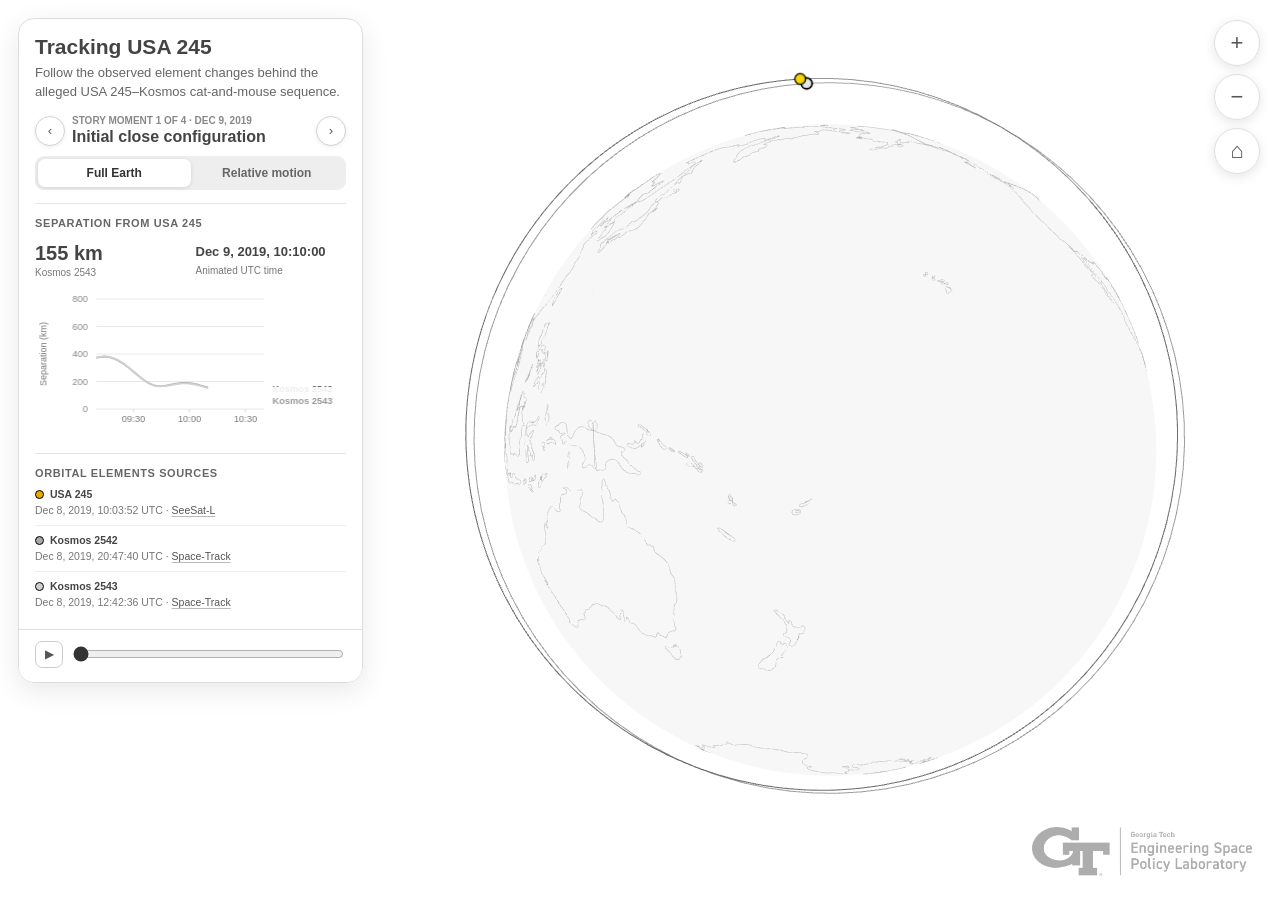
<file: index.html>
<!doctype html>
<html lang="en">
<head>
  <meta charset="utf-8">
  <title>How Close Is Too Close?</title>
  <meta http-equiv="refresh" content="0; url=Viz/">
</head>
<body>
  <p>Redirecting to the <a href="Viz/">orbital visualization</a>…</p>
</body>
</html>
</file>
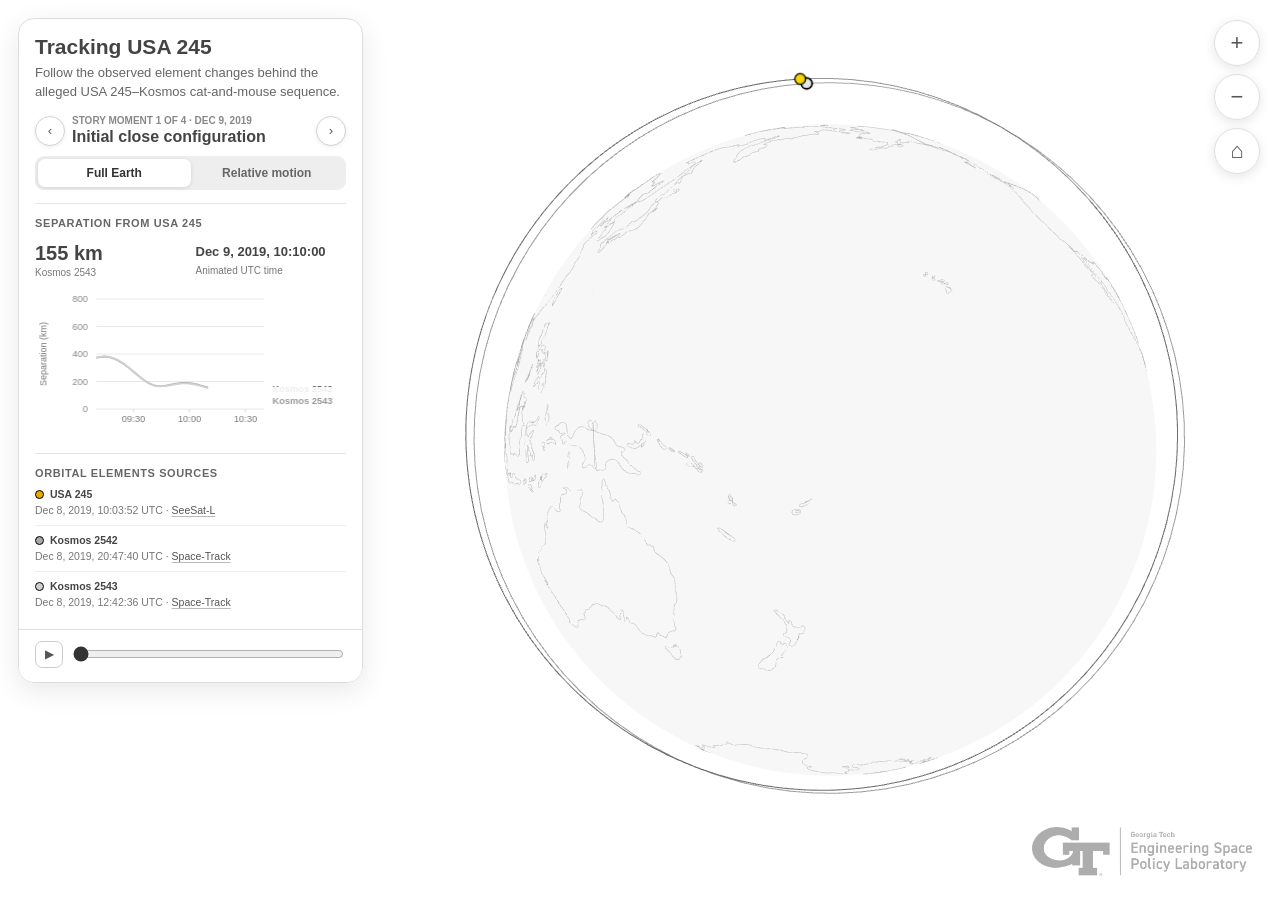
<file: Viz/index.html>
<!DOCTYPE html>
<html lang="en">
<head>
  <meta charset="UTF-8">
  <meta name="viewport" content="width=device-width, initial-scale=1">
  <title>USA 245 proximity operations — orbital storyboard</title>
  <link rel="stylesheet" href="style.css">
</head>
<body>
  <aside id="ui">
    <h1>Tracking USA 245</h1>
    <p class="introText">Follow the observed element changes behind the alleged USA 245–Kosmos cat-and-mouse sequence.</p>

    <section class="panelSection">
      <div class="storyNav">
        <button id="prevEncounter" class="storyArrow" title="Previous storyboard moment">‹</button>
        <div class="storyHeading"><div id="encounterCount" class="momentCount">Story moment —</div><div id="encounterTitle" class="dateDisplay">—</div></div>
        <button id="nextEncounter" class="storyArrow" title="Next storyboard moment">›</button>
      </div>
      <div class="viewSwitch" aria-label="Camera view">
        <button id="orbitView" class="viewSwitchOption activeViewSwitch">Full Earth</button>
        <button id="relativeView" class="viewSwitchOption">Relative motion</button>
      </div>
    </section>

    <hr>

    <section class="panelSection">
      <div class="sectionTitle">Separation from USA 245</div>
      <div class="statsGrid">
        <div id="rangeBlock" class="statBlock rangeBlock"><div id="rangeStat" class="statNumber">—</div><div id="rangeLabel" class="statLabel">—</div></div>
        <div class="statBlock"><div id="timeDisplay" class="statNumber small">—</div><div class="statLabel">Animated UTC time</div></div>
      </div>
      <canvas id="separationChart" width="300" height="150" aria-label="Separation distance history"></canvas>
    </section>

    <hr>

    <section class="panelSection">
      <div class="sectionTitle">Orbital Elements Sources</div>
      <div id="provenance"></div>
    </section>

    <section class="playbackSection">
      <button id="playBtn" class="miniControl" title="Play / pause"><span class="playIcon">▶</span></button>
      <input id="timelineSlider" type="range" min="0" value="0" step="1">
    </section>
  </aside>

  <div id="cameraControls">
    <button id="zoomInBtn" class="cameraBtn" title="Zoom in">+</button>
    <button id="zoomOutBtn" class="cameraBtn" title="Zoom out">−</button>
    <button id="resetBtn" class="cameraBtn" title="Reset view">⌂</button>
  </div>
  <div id="brand"><img src="assets/ESPL.png" alt="Engineering Space Policy Laboratory"></div>

  <script type="importmap">{"imports":{"three":"./vendor/three/three.module.js","three/addons/":"./vendor/three/addons/","topojson-client":"./vendor/topojson/topojson-client.js"}}</script>
  <script type="module" src="app.js"></script>
</body>
</html>
</file>
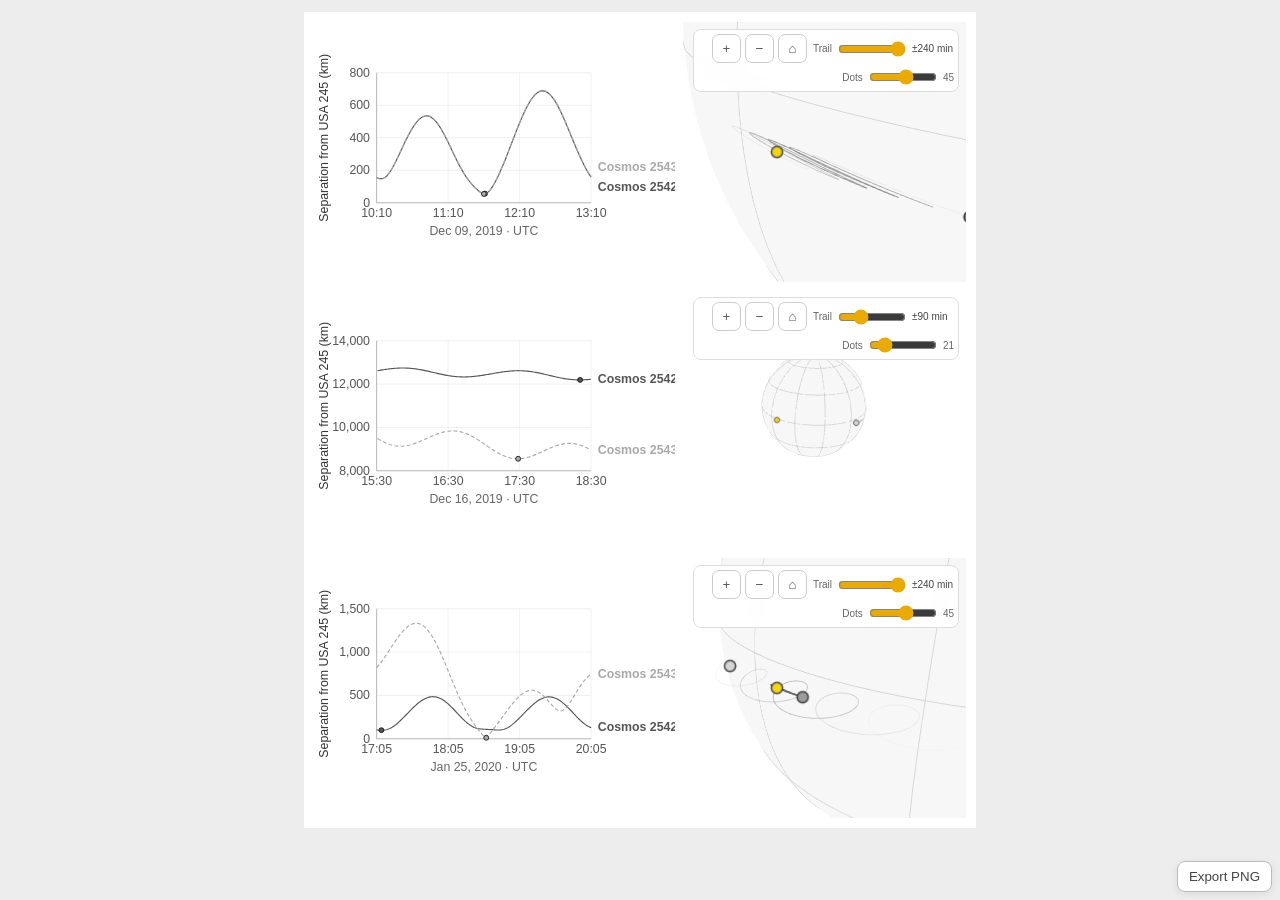
<file: Viz/case-study.html>
<!DOCTYPE html>
<html lang="en">
<head>
  <meta charset="UTF-8">
  <meta name="viewport" content="width=device-width, initial-scale=1">
  <title>USA 245 case-study views</title>
  <link rel="stylesheet" href="case-study.css?v=3">
</head>
<body>
  <button id="exportPng" type="button">Export PNG</button>
  <main id="caseStudy" aria-label="USA 245 proximity case-study visualization"></main>

  <script type="importmap">{"imports":{"three":"./vendor/three/three.module.js","three/addons/":"./vendor/three/addons/"}}</script>
  <script type="module" src="case-study.js?v=8"></script>
</body>
</html>
</file>
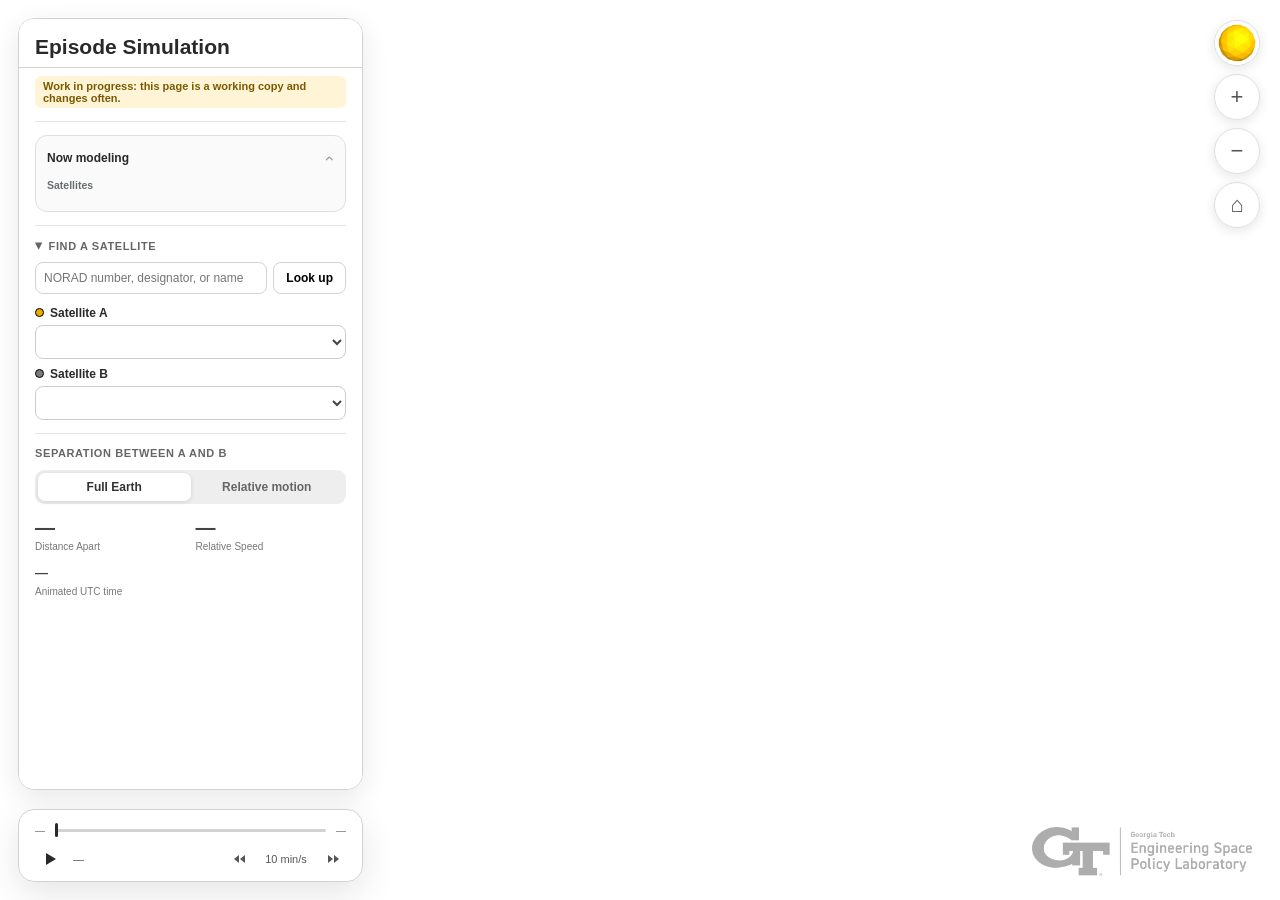
<file: Viz/compare.html>
<!DOCTYPE html>
<!-- WORK IN PROGRESS: this is a working copy that is changing often. Expect unfinished features and breaking changes. -->
<html lang="en">

<head>
  <meta charset="UTF-8">
  <meta name="viewport" content="width=device-width, initial-scale=1">
  <title>Episode Simulation</title>
  <!-- Reuse the original page's styling so both pages look the same -->
  <link rel="stylesheet" href="style.css">
</head>

<body>
  <!-- The side panel. Everything with an id="..." is something compare.js reads or updates. -->
  <aside id="ui">
    <h1>Episode Simulation</h1>
    <p class="wipNote">Work in progress: this page is a working copy and changes often.</p>

     <hr>

  <!-- Which satellites are being modeled, and which TLE is in use right now.
       A fold-out card with one tile per satellite, in the style of the lab's sbi-constellation-viz. -->
  <details id="nowModeling" class="panelSection nowModeling" open>
    <summary>
      <span class="nowHeading">Now modeling</span>
      <span id="nowSummary" class="nowSummary"></span>
      <span class="nowChevron" aria-hidden="true">‹</span>
    </summary>
    <div class="inputHeading">Satellites</div>
    <div id="identity" class="satCardGrid"></div>
  </details>

  <section class="panelSection"> 
      <div id="rangeNote" class="methodNote"></div>
            <!-- Only when a link opened an incident: its ID, and buttons to switch pairs if it has three satellites -->
      <div id="caseBox" class="caseBox" hidden>
        <div id="caseTitle" class="sectionTitle"></div>
        <div id="casePairs" class="casePairs"></div>
      </div>
    </section>

    <hr>

    <!-- Find a satellite: opens and closes when its title is clicked ("details" does this by itself). Inside: the lookup box, then the two dropdown menus. -->
    <details id="findSection" class="panelSection findSection" open>
      <summary class="sectionTitle">Find a satellite</summary>
      <div class="lookupRow">
        <input id="lookupInput" type="text" placeholder="NORAD number, designator, or name">
        <button id="lookupBtn" type="button">Look up</button>
      </div>
      <div id="lookupResult" class="methodNote"></div>
      <!-- Shown only when the satellite found has TLE history on this site -->
      <div id="lookupActions" class="lookupRow" hidden>
        <button id="loadAsA" type="button"><span class="sourceDot slotA"></span> Load as A</button>
        <button id="loadAsB" type="button"><span class="sourceDot slotB"></span> Load as B</button>
      </div>
          <!-- The two dropdown menus. compare.js fills in the satellite names. -->
      <div class="pairPicker satPicker">
        <div>
          <label for="satA"><span class="sourceDot slotA"></span> <span id="nameA">Satellite A</span></label>
          <select id="satA"></select>
        </div>
        <div>
          <label for="satB"><span class="sourceDot slotB"></span> <span id="nameB">Satellite B</span></label>
          <select id="satB"></select>
        </div>
      </div>
    </details>

    <hr>

    <section class="panelSection">
      <div id="separationTitle" class="sectionTitle">Separation between A and B</div>
      <!-- Camera view: the whole Earth, or zoomed in with satellite A at the centre -->
      <div class="viewSwitch" aria-label="Camera view">
        <button id="earthView" class="viewSwitchOption activeViewSwitch" type="button">Full Earth</button>
        <button id="relativeView" class="viewSwitchOption" type="button">Relative motion</button>
      </div>
      <!-- Relative motion only: which satellite sits at the centre -->
      <div id="centreSwitch" class="viewSwitch centreSwitch" aria-label="Centre the relative view on" hidden>
        <button id="centreA" class="viewSwitchOption activeViewSwitch" type="button"><span
            class="sourceDot slotA"></span> <span id="centreNameA">Satellite A</span></button>
        <button id="centreB" class="viewSwitchOption" type="button"><span class="sourceDot slotB"></span> <span
            id="centreNameB">Satellite B</span></button>
      </div>
      <div id="viewNote" class="methodNote"></div>
      <div class="statsGrid">
        <div class="statBlock">
          <div id="rangeStat" class="statNumber">—</div>
          <div class="statLabel">Distance Apart</div>
        </div>
                <div class="statBlock">
          <div id="speedStat" class="statNumber">—</div>
          <div class="statLabel">Relative Speed</div>
        </div>
        <div class="statBlock">
          <div id="timeDisplay" class="statNumber small">—</div>
          <div class="statLabel">Animated UTC time</div>
        </div>
      </div>
      <canvas id="separationChart" width="300" height="150"
        aria-label="Separation distance over the last two hours"></canvas>
      <canvas id="speedChart" width="300" height="150"
        aria-label="Relative speed over the last two hours"></canvas>
      <!-- Closest approach in the chosen time window. compare.js fills this in. -->
      <div id="closestApproach" class="closestApproach" hidden>
        <button id="caViewBtn" class="caViewBtn" type="button">View closest approach</button>
        <div class="statsGrid">
          <div class="statBlock caHover">
            <div id="caDistance" class="statNumber">—</div>
            <div class="statLabel">Closest approach</div>
          </div>
          <div class="statBlock caHover">
            <div id="caTime" class="statNumber small">—</div>
            <div class="statLabel">When (UTC)</div>
          </div>
          <div class="statBlock">
            <div id="caSpeed" class="statNumber">—</div>
            <div class="statLabel">Relative speed at closest approach</div>
          </div>
        </div>
        <div id="caDetails" class="caDetails"></div>
      </div>
    </section>

    <!-- Time window: which dates to model -->
    <section class="panelSection">
      <!-- Time window: which dates to model. The Start/End pickers only show for "Custom dates". -->
      <div class="windowPicker">
        <label for="windowMode">Time window</label>
        <select id="windowMode">
          <option value="case" disabled>Reported period</option>
          <option value="caseWeek" disabled>Reported period ± 1 week</option>
          <option value="overlap" selected>Dates both satellites have TLEs</option>
          <option value="all">All TLE dates</option>
          <option value="custom">Custom dates…</option>
        </select>
      </div>
      <div id="customDates" class="pairPicker dateRange" hidden>
        <div>
          <label for="startTime">Start (UTC)</label>
          <input id="startTime" type="datetime-local" step="60">
        </div>
        <div>
          <label for="endTime">End (UTC)</label>
          <input id="endTime" type="datetime-local" step="60">
        </div>
      </div>
          </section>
  </aside>

  <!-- Playback dock: its own card below the side panel, with the time bar, play button and speed -->
  <div id="playbackDock" class="playbackDock">
      <div class="timeRow">
        <span id="sliderStart" class="sliderDate">—</span>
        <div class="sliderWrap">
          <input id="timelineSlider" type="range" min="0" max="1" value="0" step="60000">
          <div id="sliderTip" class="sliderTip" hidden></div>
        </div>
        <span id="sliderEnd" class="sliderDate">—</span>
      </div>
      <div class="controlRow">
        <button id="playBtn" class="miniControl playPauseMini" title="Play / pause" aria-label="Play / pause"><span class="playIcon"></span></button>
        <span id="sliderNow" class="sliderNow">—</span>
        <button id="speedDownBtn" class="miniControl speedMini" title="Slower" aria-label="Slower"><span class="doubleTriangle doubleTriangleLeft"></span></button>
        <span id="speedLabel" class="speedLabel">10 min/s</span>
        <button id="speedUpBtn" class="miniControl speedMini" title="Faster" aria-label="Faster"><span class="doubleTriangle doubleTriangleRight"></span></button>
        <!-- The speed menu is hidden: the arrow buttons step through its options, and compare.js reads its value -->
        <select id="speed" hidden>
          <option value="60">1 min/s</option>
          <option value="600" selected>10 min/s</option>
          <option value="3600">1 hr/s</option>
          <option value="86400">1 day/s</option>
        </select>
      </div>
     </div>

  <div id="cameraControls">
    <!-- Link back to the Google Sheet of incidents -->
    <a id="sheetBtn" class="cameraBtn" title="Open the incident sheet" aria-label="Open the incident sheet"
      href="https://docs.google.com/spreadsheets/d/1IEQ3tmerXXxEty8BcZeaonWhQbHUfA2Z5b44IuCsQ8I/edit?gid=0#gid=0"
      target="_blank" rel="noopener">
      <img src="assets/espl-github-icon.png" alt="">
    </a>
    <button id="zoomInBtn" class="cameraBtn" title="Zoom in">+</button>
    <button id="zoomOutBtn" class="cameraBtn" title="Zoom out">−</button>
    <button id="resetBtn" class="cameraBtn" title="Reset view">⌂</button>
    <!-- Relative motion only: show or hide the radial / along-track / cross-track axes -->
    <button id="axesBtn" class="cameraBtn axesBtn"
      title="Show or hide direction axes (radial, along-track, cross-track)" hidden>
      <svg viewBox="0 0 24 24" width="22" height="22" aria-hidden="true">
        <path d="M6 18 L6 5 M6 18 L19 18 M6 18 L15 9" fill="none" stroke="currentColor" stroke-width="1.8"
          stroke-linecap="round" />
      </svg>
    </button>

  </div>
  <div id="brand"><img src="assets/ESPL.png" alt="Engineering Space Policy Laboratory"></div>
    
  <!-- A few styles only this page needs -->
  <style>
    /* Shared colours, from the lab's sbi-constellation-viz. Change a colour here and it changes everywhere on this page. */
    :root {
      --sbi-white: #ffffff;
      --sbi-globe: #f7f7f7;                 /* Earth, and light button backgrounds */
      --sbi-land: #e3e3e3;                  /* faint dividing lines */
      --sbi-border: #d2d2d2;                /* borders and the empty part of the time bar */
      --sbi-line: #a8a8a8;
      --sbi-muted: #777777;                 /* small grey text */
      --sbi-subtle: #555555;                /* buttons and secondary text */
      --sbi-text: #292929;                  /* main text and dark buttons */
      --sbi-gold: #b88b13;
      --sbi-gold-light: #d6a516;            /* the played part of the time bar */
      --sbi-surface: rgba(255, 255, 255, .94);   /* see-through panels */

      /* style.css (shared with the original story page) uses these names: point them at the shared colours */
      --ink: var(--sbi-text);
      --muted: var(--sbi-muted);
      --line: var(--sbi-border);
      --panel: var(--sbi-surface);
    }

    .pairPicker {
      display: grid;
      grid-template-columns: 1fr 1fr;
      gap: 10px;
    }

    .pairPicker label {
      display: flex;
      align-items: center;
      gap: 6px;
    }

    .satPicker {
      grid-template-columns: 1fr;
      gap: 8px;
    }

    /* A and B stacked, so long names fit */
    .wipNote {
      margin: 4px 0 8px;
      padding: 4px 8px;
      border-radius: 6px;
      background: #fff4d6;
      color: #7a5a00;
      font-size: 11px;
      font-weight: 650;
    }

    .overlapToggle {
      display: flex;
      align-items: center;
      gap: 6px;
      margin-top: 10px;
      font-size: 12px;
      color: var(--sbi-text);
      cursor: pointer;
    }

    .overlapToggle input {
      margin: 0;
    }

    .dateRange {
      margin-top: 6px;
      grid-template-columns: 1fr;
      gap: 6px;
    }

    .dateRange>div {
      display: grid;
      grid-template-columns: 78px 1fr;
      align-items: center;
    }

    .dateRange label {
      margin: 0;
    }

    .dateRange input {
      width: 100%;
      min-width: 0;
      height: 32px;
      padding: 0 6px;
      border: 1px solid var(--sbi-border);
      border-radius: 8px;
      color: var(--sbi-text);
      font: inherit;
      font-size: 12px;
    }

    .sourceDot.slotA {
      background: #eaaa00;
    }

    .sourceDot.slotB {
      background: #7a7a7a;
    }

    /* Playback buttons with drawn icons, in the style of the lab's sbi-constellation-viz */
    .playbackDock .miniControl {
      display: flex;
      align-items: center;
      justify-content: center;
      height: 26px;
      min-width: 0;
      padding: 0;
      border: 0;
      border-radius: 999px;
      background: transparent;
    }
    .playbackDock .miniControl:hover { background: var(--sbi-globe); }
    .playbackDock .miniControl:disabled { opacity: .3; background: transparent; cursor: default; }
    .playPauseMini { width: 30px; }
    .speedMini { width: 26px; }

    /* Play: a triangle made from borders. Pause: two bars drawn as backgrounds. */
    .playIcon {
      width: 0;
      height: 0;
      margin-left: 2px;
      border-top: 6px solid transparent;
      border-bottom: 6px solid transparent;
      border-left: 10px solid var(--sbi-text);
    }
    .pauseIcon {
      width: 9px;
      height: 12px;
      background:
        linear-gradient(var(--sbi-text) 0 0) left / 3px 100% no-repeat,
        linear-gradient(var(--sbi-text) 0 0) right / 3px 100% no-repeat;
    }

    /* Slower / faster: two small triangles side by side */
    .doubleTriangle { display: inline-flex; gap: 1px; align-items: center; }
    .doubleTriangle::before, .doubleTriangle::after {
      content: "";
      border-top: 4px solid transparent;
      border-bottom: 4px solid transparent;
    }
    .doubleTriangleLeft::before, .doubleTriangleLeft::after { border-right: 5px solid var(--sbi-subtle); }
    .doubleTriangleRight::before, .doubleTriangleRight::after { border-left: 5px solid var(--sbi-subtle); }

    .speedLabel {
      min-width: 52px;
      font-size: 11px;
      color: var(--sbi-subtle);
      text-align: center;
      font-variant-numeric: tabular-nums;
    }

    /* "Now modeling": a fold-out card with one tile per satellite (style from the lab's sbi-constellation-viz) */
    .nowModeling {
      padding: 11px 11px 12px;
      border: 1px solid #dedede;
      border-radius: 12px;
      background: rgba(249, 249, 249, .74);
    }
    .nowModeling > summary {
      display: flex;
      align-items: center;
      gap: 8px;
      min-height: 22px;
      cursor: pointer;
      list-style: none;
    }
    .nowModeling > summary::-webkit-details-marker { display: none; }
    .nowHeading {
      flex: 0 0 auto;
      color: var(--sbi-text);
      font-size: 12px;
      font-weight: 750;
    }
    /* When folded shut, the two names show next to the heading instead */
    .nowSummary {
      display: none;
      min-width: 0;
      overflow: hidden;
      text-overflow: ellipsis;
      white-space: nowrap;
      color: var(--sbi-muted);
      font-size: 10.5px;
    }
    .nowModeling:not([open]) .nowSummary { display: block; }
    /* The arrow: points down when shut, up when open */
    .nowChevron {
      margin-left: auto;
      color: #999;
      font-size: 17px;
      line-height: 1;
      transform: rotate(-90deg);
      transition: transform .3s ease;
    }
    .nowModeling[open] .nowChevron { transform: rotate(90deg); }

    .inputHeading {
      margin-top: 10px;
      color: #686e70;
      font-size: 10.5px;
      font-weight: 700;
    }

    /* Two satellite tiles side by side; warnings run across the full width underneath */
    .satCardGrid {
      display: grid;
      grid-template-columns: repeat(2, minmax(0, 1fr));
      gap: 8px;
      margin-top: 8px;
    }
    .satCard {
      padding: 8px 9px;
      border: 1px solid #dedede;
      border-radius: 11px;
      background: #f8f8f8;
      box-shadow: 0 1px 2px rgba(0, 0, 0, .025);
      font-size: 10px;
      line-height: 1.35;
      transition: border-color .2s ease, box-shadow .2s ease, transform .2s ease;
    }
    /* In the relative view, the satellite at the centre gets the gold "selected" border, and the
       other tile can be clicked to put that satellite at the centre instead */
    .satCard.isCentre {
      border-color: #ab8e3c;
      background: var(--sbi-white);
      box-shadow: 0 0 0 1px rgba(171, 142, 60, .24), 0 4px 12px rgba(47, 57, 54, .08);
    }
    .satCard.canCentre:not(.isCentre) { cursor: pointer; }
    .satCard.canCentre:not(.isCentre):hover {
      transform: translateY(-2px);
      border-color: #b9b9b9;
      box-shadow: 0 5px 12px rgba(47, 47, 47, .08);
    }
    .satCardName {
      display: flex;
      align-items: center;
      gap: 5px;
      margin-bottom: 3px;
      color: var(--sbi-text);
      font-size: 11px;
      font-weight: 700;
    }
    .satCardMeta {
      color: var(--sbi-muted);
      overflow-wrap: anywhere;
      font-variant-numeric: tabular-nums;
    }
    .satCardAge {
      margin-top: 3px;
      color: var(--sbi-subtle);
    }
    .satCardGrid .dataWarning {
      grid-column: 1 / -1;
      margin-top: 0;
      font-size: 10px;
    }

    .tleAge.stale {
      color: #b00020;
      font-weight: 700;
    }

    .tleAge.aging {
      color: #9b6d00;
      font-weight: 700;
    }

    .dataWarning {
      margin-top: 3px;
      color: #9b6d00;
    }
    
    /* Find a satellite: a title with a small arrow that turns when the section is open */
    .findSection summary {
      display: flex;
      align-items: center;
      gap: 6px;
      cursor: pointer;
      list-style: none;
    }

    .findSection summary::-webkit-details-marker {
      display: none;
    }

    .findSection summary::before {
      content: "▸";
      font-size: 13px;
      transition: transform .15s;
    }

    .findSection[open] summary::before {
      transform: rotate(90deg);
    }

    .findSection .satPicker {
      margin-top: 12px;
    }


    .lookupRow {
      display: flex;
      gap: 6px;
    }

    .lookupRow input {
      flex: 1;
      min-width: 0;
      height: 32px;
      padding: 0 8px;
      border: 1px solid var(--sbi-border);
      border-radius: 8px;
      font: inherit;
      font-size: 12px;
    }

    .lookupRow button {
      height: 32px;
      padding: 0 12px;
      border: 1px solid var(--sbi-border);
      border-radius: 8px;
      background: var(--sbi-white);
      font: inherit;
      font-size: 12px;
      font-weight: 650;
      cursor: pointer;
    }

    .lookupRow button:hover {
      background: var(--sbi-globe);
    }

    #lookupResult {
      white-space: pre-line;
    }

    /* .lookupRow sets display:flex, which would override "hidden", so say explicitly that hidden means hidden */
    #lookupActions[hidden] {
      display: none;
    }

    .centreSwitch {
      margin-top: 6px;
    }

    .centreSwitch[hidden] {
      display: none;
    }

    /* .viewSwitch sets display:flex, which would override "hidden" */
    .cameraBtn.isOn {
      color: var(--sbi-white);
      background: var(--sbi-subtle);
    }

    /* the axes button when the axes are showing */
    .axesBtn {
      display: flex;
      align-items: center;
      justify-content: center;
    }

    /* centre the icon in the button */
    .axesBtn[hidden] {
      display: none;
    }

    #sheetBtn {
      display: flex;
      align-items: center;
      justify-content: center;
      box-sizing: border-box;
      overflow: hidden;
    }

    #sheetBtn img {
      width: 100%;
      height: 100%;
      object-fit: contain;
      border-radius: 50%;
    }

    /* display:flex would otherwise override "hidden" */
    .centreSwitch .viewSwitchOption {
      display: inline-flex;
      align-items: center;
      justify-content: center;
      gap: 6px;
    }

    #lookupActions {
      margin-top: 6px;
    }

    #lookupActions button {
      display: inline-flex;
      align-items: center;
      gap: 6px;
    }

    .closestApproach {
      margin-top: 12px;
      padding-top: 10px;
      border-top: 1px solid var(--sbi-land);
    }
        #speedChart {
      width: 100%;
      height: 150px;
      margin-top: 10px;
    }

    .flagIcon {
      height: 0.9em;
      margin-right: 3px;
      vertical-align: -0.1em;
      box-shadow: 0 0 0 1px rgba(0, 0, 0, .15);
    }


    .caseBox {
      margin-top: 10px;
    }

    .casePairs {
      display: grid;
      gap: 6px;
      margin-top: 6px;
    }

    .casePairs button {
      padding: 6px 8px;
      border: 1px solid var(--sbi-border);
      border-radius: 8px;
      background: var(--sbi-white);
      color: var(--sbi-text);
      font: inherit;
      font-size: 12px;
      text-align: left;
      cursor: pointer;
    }

    .casePairs button.activePair {
      border-color: var(--sbi-text);
      background: var(--sbi-text);
      color: var(--sbi-white);
    }
    /* The closest-approach note: a pop-up when the mouse is over the distance or the time */
    .closestApproach {
      position: relative;
    }

    .caDetails {
      display: none;
      position: absolute;
      left: 0;
      right: 0;
      bottom: calc(100% - 44px);   /* opens upward, just above the numbers, so the bottom bar can't hide it */
      z-index: 5;
      padding: 7px 9px;
      border-radius: 6px;
      background: var(--sbi-text);
      color: var(--sbi-white);
      font-size: 11px;
      line-height: 1.4;
      pointer-events: none;
    }

    .closestApproach:has(.caHover:hover) .caDetails {
      display: block;
    }

    .caViewBtn {
      width: 100%;
      height: 32px;
      margin-top: 4px;
      border: 1px solid var(--sbi-border);
      border-radius: 8px;
      background: var(--sbi-white);
      font: inherit;
      font-size: 12px;
      font-weight: 650;
      cursor: pointer;
    }

    .caViewBtn:hover {
      background: var(--sbi-globe);
    }

    .sliderWrap {
      position: relative;
      flex: 1;
      min-width: 0;
      display: flex;
    }

    .sliderWrap #timelineSlider {
      width: 100%;
    }

    .sliderDate {
      font-size: 10px;
      color: var(--sbi-muted);
      white-space: nowrap;
    }

    .sliderTip {
      position: absolute;
      bottom: calc(100% + 6px);
      transform: translateX(-50%);
      padding: 3px 6px;
      border-radius: 5px;
      background: var(--sbi-text);
      color: var(--sbi-white);
      font-size: 11px;
      white-space: pre;
      text-align: center;
      pointer-events: none;
    }

    .sliderTip[hidden] {
      display: none;
    }

    /* Keep the title at the top of the panel while scrolling */
    #ui h1 {
      position: sticky;
      top: -16px;
      z-index: 2;
      margin: -16px -16px 8px;
      padding: 16px 16px 8px;
      border-bottom: 1px solid var(--sbi-border);
      background: rgba(255, 255, 255, .97);
    }

        /* Playback dock: its own card under the side panel (style from the lab's sbi-constellation-viz) */
    .playbackDock {
      position: fixed;
      z-index: 10;
      left: 18px;
      bottom: 18px;
      width: 345px;
      display: flex;
      flex-direction: column;
      gap: 6px;
      padding: 10px 16px 9px;
      border: 1px solid var(--line);
      border-radius: 16px;
      background: var(--panel);
      box-shadow: 0 12px 35px rgba(0, 0, 0, .10);
      backdrop-filter: blur(10px);
    }

    /* The side panel stops above the dock instead of running behind it */
    #ui {
      max-height: calc(100vh - 36px - 92px);
    }

    @media (max-width: 760px) {
      .playbackDock { width: calc(100vw - 36px); }
      #ui { max-height: calc(52vh - 92px); }
    }

    .timeRow,
    .controlRow {
      display: flex;
      align-items: center;
      gap: 8px;
    }

    .sliderNow {
      flex: 1;
      font-size: 11px;
      color: var(--sbi-subtle);
      font-variant-numeric: tabular-nums;
    }

    .windowPicker {
      display: grid;
      grid-template-columns: 78px 1fr;
      align-items: center;
      margin-top: 10px;
      font-size: 12px;
    }

    #customDates[hidden] {
      display: none;
    }

        /* The time bar, drawn by us instead of the browser so part of the track can be shaded.
       --bandStart and --bandEnd (set by compare.js) mark the reported period: 0% to 0% = no band. */
    #timelineSlider {
      -webkit-appearance: none;
      appearance: none;
      height: 16px;
      background: transparent;
      --bandStart: 0%;
      --bandEnd: 0%;
      --progress: 0%;
    }
    /* Three layers, top first: the reported period (a dark tint), the gold "played so far" part, the grey track */
    #timelineSlider::-webkit-slider-runnable-track {
      height: 3px;
      border-radius: 999px;
      background:
        linear-gradient(to right, transparent var(--bandStart), rgba(0, 0, 0, .45) var(--bandStart) var(--bandEnd), transparent var(--bandEnd)),
        linear-gradient(to right, var(--sbi-gold-light) var(--progress), var(--sbi-border) var(--progress));
    }
    #timelineSlider::-moz-range-track {
      height: 3px;
      border-radius: 999px;
      background:
        linear-gradient(to right, transparent var(--bandStart), rgba(0, 0, 0, .45) var(--bandStart) var(--bandEnd), transparent var(--bandEnd)),
        linear-gradient(to right, var(--sbi-gold-light) var(--progress), var(--sbi-border) var(--progress));
    }
    /* The handle: a thin dark bar */
    #timelineSlider::-webkit-slider-thumb {
      -webkit-appearance: none;
      width: 3px;
      height: 14px;
      margin-top: -5.5px;
      border-radius: 2px;
      background: var(--sbi-text);
    }
    #timelineSlider::-moz-range-thumb {
      width: 3px;
      height: 14px;
      border: 0;
      border-radius: 2px;
      background: var(--sbi-text);
    }
  </style>

  <!-- satellite.js does the SGP4 orbit math. It is a classic script that creates a global "satellite" object. -->
  <script src="vendor/satellite/satellite.min.js"></script>
  <!-- Tell the browser where to find the 3D and map libraries, then load our code -->
  <script
    type="importmap">{"imports":{"three":"./vendor/three/three.module.js","three/addons/":"./vendor/three/addons/","topojson-client":"./vendor/topojson/topojson-client.js"}}</script>
  <script type="module" src="compare.js"></script>
</body>

</html>
</file>
<file: Viz/style.css>
:root { --gold:#eaaa00; --ink:#444; --muted:#777; --line:#ddd; --panel:rgba(255,255,255,.94); }
* { box-sizing:border-box; }
html, body { margin:0; width:100%; height:100%; overflow:hidden; font-family:-apple-system,BlinkMacSystemFont,"Segoe UI",sans-serif; color:var(--ink); background:#fff; }
canvas { display:block; }
.sceneCanvas { position:fixed; top:0; }
#ui { position:fixed; z-index:10; top:18px; left:18px; width:345px; max-height:calc(100vh - 36px); overflow:auto; padding:16px; border:1px solid var(--line); border-radius:16px; background:var(--panel); box-shadow:0 8px 28px rgba(0,0,0,.09); backdrop-filter:blur(12px); }
h1 { margin:0 0 5px; font-size:21px; line-height:1.15; font-weight:800; }
.introText { margin:0 0 14px; color:#666; font-size:13px; line-height:1.42; }
.panelSection { margin:11px 0; }
hr { border:0; border-top:1px solid #e5e5e5; margin:13px 0; }
.eyebrow, .sectionTitle { margin-bottom:7px; color:#666; font-size:11px; line-height:1.2; font-weight:700; text-transform:uppercase; letter-spacing:.055em; }
.momentCount { color:#888; font-size:10px; font-weight:700; text-transform:uppercase; }
.dateDisplay { margin-top:2px; font-size:16px; font-weight:750; }
.storyNav { display:grid; grid-template-columns:30px 1fr 30px; align-items:center; gap:7px; margin-top:2px; }
.storyHeading { min-width:0; }
.storyArrow { width:30px; height:30px; padding:0; border:1px solid #d2d2d2; border-radius:50%; color:#555; background:#fff; box-shadow:0 1px 4px rgba(0,0,0,.08); font:500 22px/26px inherit; cursor:pointer; }
.storyArrow:hover { background:#f7f7f7; }
.momentPosted { margin-top:2px; color:#888; font-size:10.5px; }
label { display:block; margin:0 0 5px; font-size:12px; font-weight:600; }
select { width:100%; height:34px; padding:0 9px; border:1px solid #ccc; border-radius:8px; color:#444; background:#fff; font:inherit; font-size:13px; }
.viewSwitch { display:flex; margin-top:10px; padding:3px; border-radius:9px; background:#eee; }
.viewSwitchOption { flex:1; height:28px; border:0; border-radius:7px; color:#666; background:transparent; font:inherit; font-size:12px; font-weight:650; cursor:pointer; }
.activeViewSwitch { color:#333; background:#fff; box-shadow:0 1px 4px rgba(0,0,0,.12); }
.legendRow { display:grid; grid-template-columns:25px 1fr auto; align-items:center; min-height:28px; gap:7px; font-size:12px; }
.legendLine { display:block; width:22px; height:3px; border-radius:2px; background:#eaaa00; border:1px solid #000; }
.legendLine.k2542 { background:#a9a9a9; }
.legendLine.k2543 { background:#d0d0d0; }
.sourceBadge { padding:3px 6px; border:1px solid #d5d5d5; border-radius:999px; color:#666; background:#f6f6f6; font-size:10px; font-weight:700; }
.sourceBadge.seesat { border-color:#aaa; color:#333; background:#fff; }
.statsGrid { display:grid; grid-template-columns:1fr 1fr; gap:10px; margin-top:12px; }
.rangeBlock.isDistant .statNumber { color:#aaa; font-weight:650; }
.statBlock { min-width:0; }
.statNumber { color:#444; font-size:20px; line-height:1.1; font-weight:800; font-variant-numeric:tabular-nums; }
.statNumber.gold { color:#a87400; }
.statNumber.small { font-size:13px; line-height:1.5; }
.statLabel { margin-top:3px; color:#777; font-size:10px; line-height:1.25; }
#separationChart { width:100%; height:150px; margin-top:10px; }
.methodNote { margin:9px 0 0; color:#888; font-size:10px; line-height:1.35; }
.sourceRecord { padding:7px 0; border-top:1px solid #eee; font-size:10.5px; line-height:1.38; }
.sourceRecord:first-child { border-top:0; padding-top:0; }
.recordHead { display:flex; align-items:center; gap:6px; font-weight:750; }
.recordMeta { margin-top:2px; color:#777; font-variant-numeric:tabular-nums; white-space:normal; overflow-wrap:anywhere; }
.sourceDot { flex:0 0 auto; width:9px; height:9px; border:1px solid #000; border-radius:50%; }
.sourceDot.usa245 { background:#eaaa00; }
.sourceDot.kosmos2542 { background:#a9a9a9; }
.sourceDot.kosmos2543 { background:#d0d0d0; }
.recordMeta a { color:#555; text-decoration:underline; text-decoration-color:#bbb; text-underline-offset:2px; }
.ageWarning { color:#9b6d00; }
.playbackSection { position:sticky; bottom:-16px; display:flex; align-items:center; gap:8px; margin:12px -16px -16px; padding:11px 16px 14px; border-top:1px solid #ddd; background:rgba(255,255,255,.97); }
#timelineSlider { flex:1; min-width:0; accent-color:#333; }
.miniControl { height:27px; min-width:28px; padding:0 7px; border:1px solid #ccc; border-radius:7px; color:#555; background:#fff; font:inherit; font-size:11px; font-weight:700; cursor:pointer; }
.speedMiniGroup { display:flex; gap:3px; }
.activeSpeed { color:#fff; border-color:#555; background:#555; }
#cameraControls { position:fixed; z-index:10; top:20px; right:20px; display:flex; flex-direction:column; gap:8px; }
.cameraBtn { width:46px; height:46px; border:1px solid #ddd; border-radius:50%; color:#555; background:rgba(255,255,255,.94); box-shadow:0 3px 12px rgba(0,0,0,.1); font-size:22px; cursor:pointer; }
#brand { position:fixed; right:28px; bottom:24px; width:220px; opacity:.32; }
#brand img { display:block; width:100%; height:auto; }
@media (max-width:760px) { #ui { width:calc(100vw - 36px); max-height:52vh; } #brand { display:none; } }
</file>
<file: Viz/case-study.css>
:root { --yellow:#eaaa00; --black:#222; --dark:#555; --gray:#a9a9a9; --pale:#f7f7f7; --line:#dedede; --page-width:672px; --page-height:816px; }
* { box-sizing:border-box; }
html, body { margin:0; min-width:calc(var(--page-width) + 24px); min-height:calc(var(--page-height) + 24px); overflow:auto; background:#ededed; color:var(--black); font-family:-apple-system,BlinkMacSystemFont,"Segoe UI",sans-serif; }
body { padding:12px; }
#caseStudy { display:grid; grid-template-rows:repeat(3,minmax(0,1fr)); gap:8px; width:var(--page-width); height:var(--page-height); margin:0 auto; padding:10px; background:#fff; }
.caseRow { display:grid; grid-template-columns:1.12fr .88fr; gap:8px; min-height:0; }
.chartPanel, .orbitPanel { position:relative; min-width:0; min-height:0; height:100%; overflow:hidden; background:#fff; border:0; }
.chartPanel svg { display:block; width:100%; height:100%; }
.orbitViewport { position:absolute; inset:0; cursor:grab; }
.orbitViewport:active { cursor:grabbing; }
.orbitViewport canvas { display:block; width:100%; height:100%; }
.orbitControls { position:absolute; z-index:3; right:7px; top:7px; display:flex; flex-wrap:wrap; justify-content:flex-end; align-items:center; gap:4px; width:266px; padding:4px; border:1px solid #ddd; border-radius:8px; background:rgba(255,255,255,.9); backdrop-filter:blur(7px); }
.orbitControls button { width:29px; height:29px; padding:0; border:1px solid #ccc; border-radius:7px; background:#fff; color:#555; font:600 16px/1 inherit; cursor:pointer; }
.orbitControls button:hover { background:#f4f4f4; }
.trailControl { display:flex; align-items:center; gap:4px; margin-left:2px; color:#666; font-size:10px; white-space:nowrap; }
.trailControl input { width:68px; accent-color:var(--yellow); }
.trailValue { min-width:42px; color:#444; font-variant-numeric:tabular-nums; }
#exportPng { position:fixed; z-index:20; right:8px; bottom:8px; padding:7px 11px; border:1px solid #bbb; border-radius:8px; background:rgba(255,255,255,.94); color:#444; font:600 11px/1 inherit; cursor:pointer; box-shadow:0 2px 8px rgba(0,0,0,.08); }
#exportPng:hover { background:#f4f4f4; }
</file>
